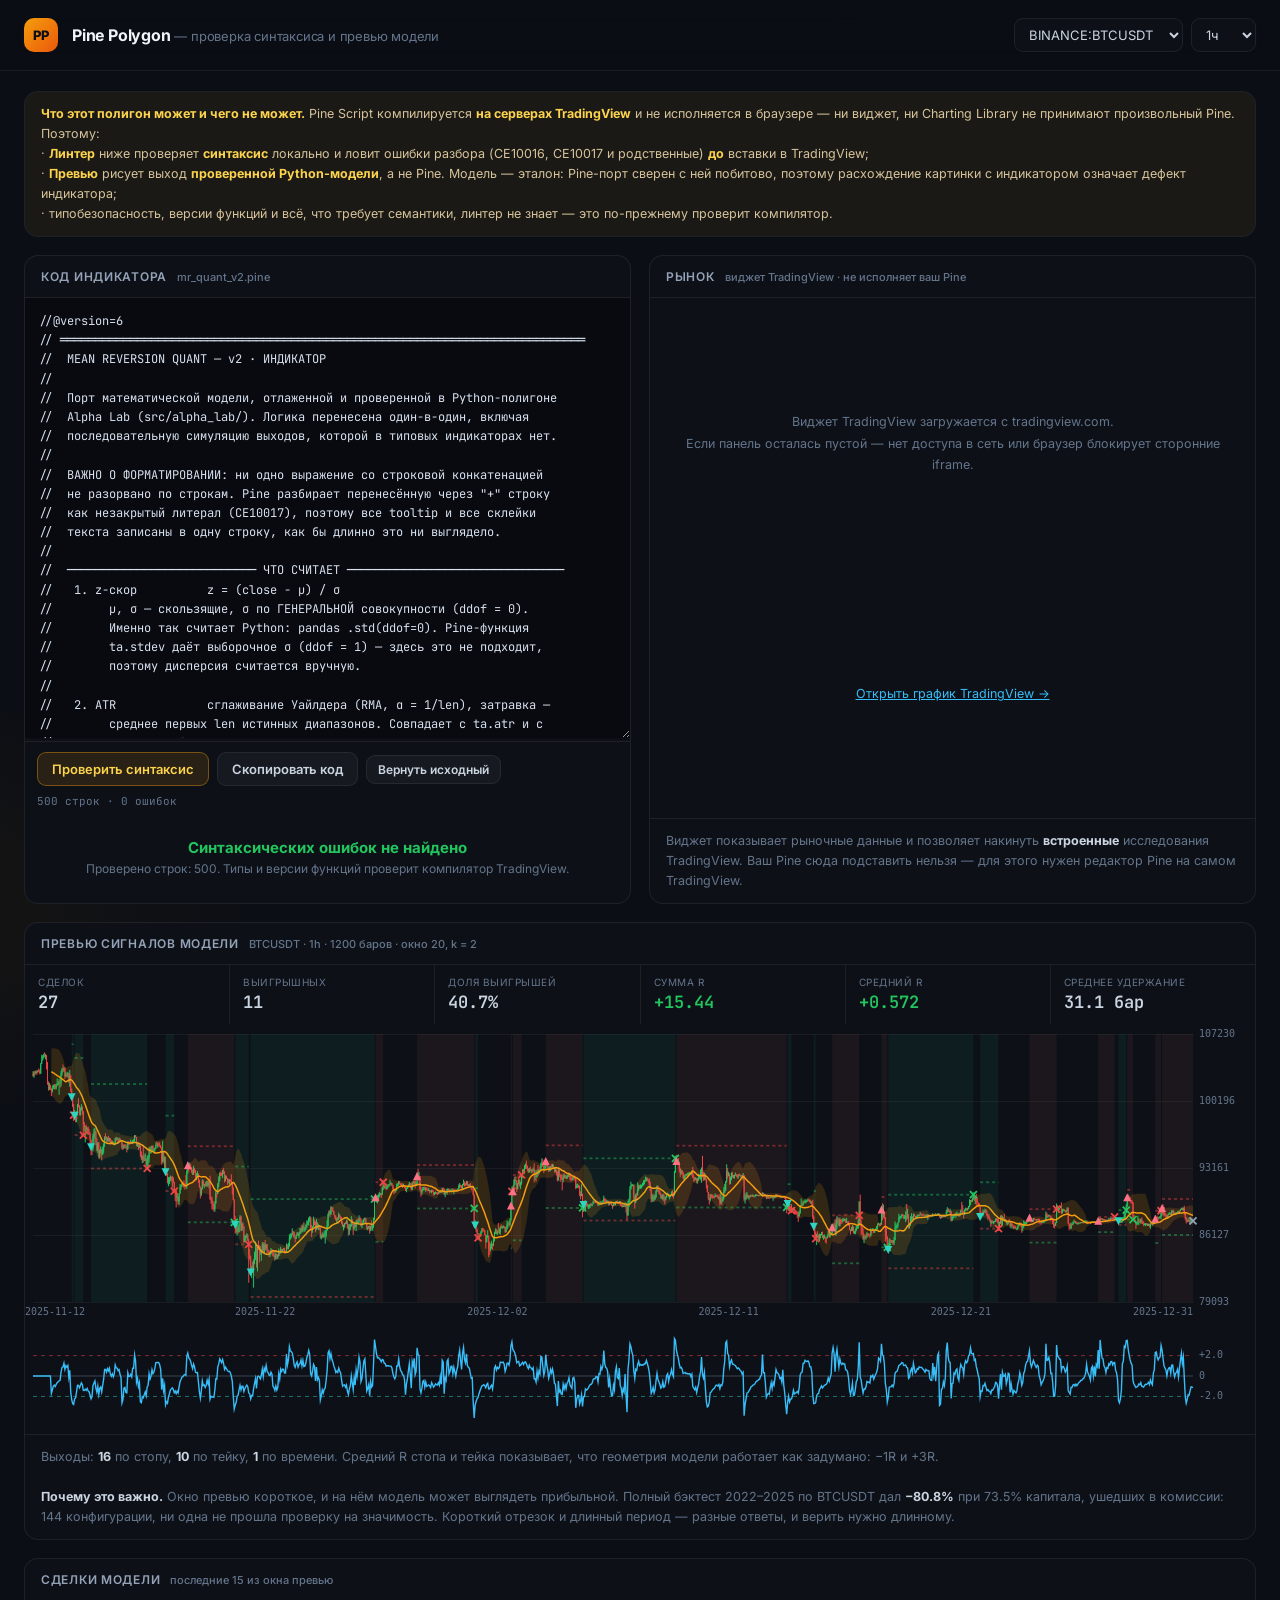
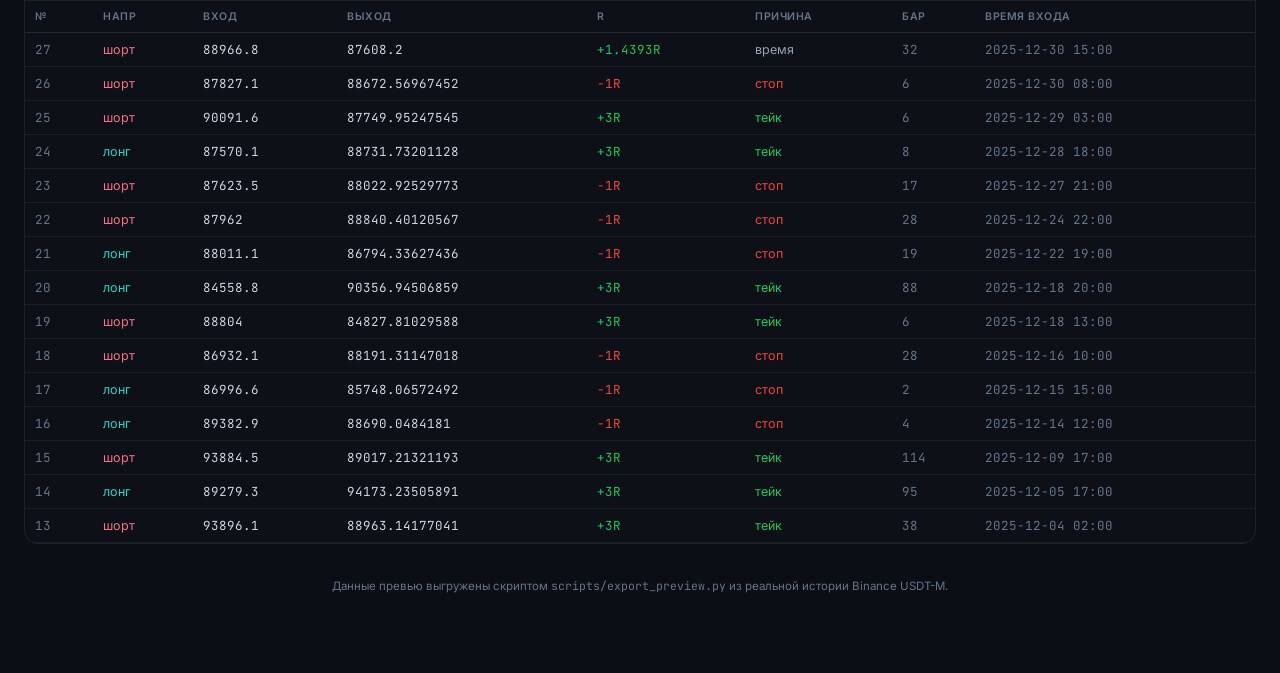
<file: polygon/index.html>
<!DOCTYPE html>
<html lang="ru">
<head>
<meta charset="UTF-8">
<meta name="viewport" content="width=device-width, initial-scale=1.0">
<title>Pine Polygon — проверка и превью индикаторов</title>
<link rel="preconnect" href="https://fonts.googleapis.com">
<link rel="preconnect" href="https://fonts.gstatic.com" crossorigin>
<link href="https://fonts.googleapis.com/css2?family=Inter:wght@400;500;600;700;800&family=JetBrains+Mono:wght@400;500;600&display=swap" rel="stylesheet">
<link rel="stylesheet" href="style.css">
</head>
<body>

<header>
  <div class="logo">PP</div>
  <h1>Pine Polygon <span>— проверка синтаксиса и превью модели</span></h1>
  <div class="spacer"></div>
  <div class="row">
    <select id="tvSymbol" title="Символ для графика TradingView">
      <option>BINANCE:BTCUSDT</option>
      <option>BINANCE:ETHUSDT</option>
      <option>BINANCE:SOLUSDT</option>
      <option>BINANCE:BNBUSDT</option>
      <option>BINANCE:XRPUSDT</option>
      <option>BINANCE:LINKUSDT</option>
    </select>
    <select id="tvInterval" title="Таймфрейм">
      <option value="15">15м</option>
      <option value="60" selected>1ч</option>
      <option value="240">4ч</option>
      <option value="D">1д</option>
    </select>
  </div>
</header>

<div class="wrap">

  <!-- ─────────── Честное предупреждение о границах ─────────── -->
  <div class="card" style="margin-bottom:18px">
    <div class="note warn" style="border-top:0">
      <b>Что этот полигон может и чего не может.</b>
      Pine Script компилируется <b>на серверах TradingView</b> и не исполняется в браузере —
      ни виджет, ни Charting Library не принимают произвольный Pine. Поэтому:
      <br>· <b>Линтер</b> ниже проверяет <b>синтаксис</b> локально и ловит ошибки разбора
      (CE10016, CE10017 и родственные) <b>до</b> вставки в TradingView;
      <br>· <b>Превью</b> рисует выход <b>проверенной Python-модели</b>, а не Pine. Модель —
      эталон: Pine-порт сверен с ней побитово, поэтому расхождение картинки с индикатором
      означает дефект индикатора;
      <br>· типобезопасность, версии функций и всё, что требует семантики, линтер не знает —
      это по-прежнему проверит компилятор.
    </div>
  </div>

  <div class="grid">

    <!-- ─────────── Редактор и линтер ─────────── -->
    <div class="card">
      <h2>Код индикатора <span class="tag" id="srcName">mr_quant_v2.pine</span></h2>
      <textarea id="editor" spellcheck="false" wrap="off"></textarea>
      <div class="toolbar">
        <button class="primary" id="btnLint">Проверить синтаксис</button>
        <button id="btnCopy">Скопировать код</button>
        <button class="ghost" id="btnReset">Вернуть исходный</button>
        <div class="spacer"></div>
        <span class="mono" style="font-size:11px;color:#64748b" id="stat"></span>
      </div>
      <div id="issues"></div>
    </div>

    <!-- ─────────── Живой график TradingView ─────────── -->
    <div class="card">
      <h2>Рынок <span class="tag">виджет TradingView · не исполняет ваш Pine</span></h2>
      <div id="tv" style="height:520px"></div>
      <div class="note">
        Виджет показывает рыночные данные и позволяет накинуть <b>встроенные</b>
        исследования TradingView. Ваш Pine сюда подставить нельзя — для этого нужен
        редактор Pine на самом TradingView.
      </div>
    </div>
  </div>

  <!-- ─────────── Превью модели ─────────── -->
  <div class="card" style="margin-top:18px">
    <h2>
      Превью сигналов модели
      <span class="tag" id="pvTitle">—</span>
    </h2>
    <div class="kpis" id="pvKpis"></div>
    <canvas id="cvPrice"></canvas>
    <canvas id="cvZ"></canvas>
    <div class="note" id="pvNote"></div>
  </div>

  <!-- ─────────── История сделок модели ─────────── -->
  <div class="card" style="margin-top:18px">
    <h2>Сделки модели <span class="tag">последние 15 из окна превью</span></h2>
    <div style="overflow-x:auto">
      <table id="pvTrades" style="width:100%;border-collapse:collapse;font-size:12.5px"></table>
    </div>
  </div>

  <div class="foot">
    Данные превью выгружены скриптом <span class="mono">scripts/export_preview.py</span>
    из реальной истории Binance USDT-M.
  </div>
</div>

<!-- Данные и код подключаются как скрипты: fetch() к file:// блокируется CORS -->
<script src="preview.js"></script>
<script src="pine-source.js"></script>
<script src="lint.js"></script>
<script src="chart.js"></script>
<script src="app.js"></script>
</body>
</html>
</file>
<file: polygon/style.css>
:root {
  --bg: #0b0e14; --panel: #0d1117; --line: rgba(255,255,255,.07);
  --text: #cbd5e1; --dim: #64748b; --bright: #f1f5f9;
  --amber: #f59e0b; --green: #22c55e; --red: #ef4444; --sky: #38bdf8;
  --mono: 'JetBrains Mono', ui-monospace, monospace;
}
* { box-sizing: border-box; }
html { scroll-behavior: smooth; }
body {
  margin: 0; background: var(--bg); color: var(--text);
  font-family: Inter, system-ui, sans-serif; font-size: 14px;
  background-image:
    radial-gradient(900px 460px at 85% -10%, rgba(56,189,248,.07), transparent 60%),
    radial-gradient(700px 400px at -10% 40%, rgba(245,158,11,.06), transparent 55%);
}
.mono { font-family: var(--mono); }
a { color: var(--sky); }

header {
  border-bottom: 1px solid var(--line); padding: 18px 24px;
  display: flex; align-items: center; gap: 14px; flex-wrap: wrap;
  background: rgba(11,14,20,.85); backdrop-filter: blur(12px);
  position: sticky; top: 0; z-index: 20;
}
.logo {
  width: 34px; height: 34px; border-radius: 10px; flex: none;
  background: linear-gradient(135deg, #f59e0b, #ea580c);
  display: grid; place-items: center; font-weight: 800;
  color: #0b0e14; font-size: 13px;
}
h1 { font-size: 16px; margin: 0; color: var(--bright); letter-spacing: -.2px; }
h1 span { color: var(--dim); font-weight: 400; font-size: 13px; }
.spacer { flex: 1; }

.wrap { max-width: 1500px; margin: 0 auto; padding: 20px 24px 80px; }

.grid { display: grid; grid-template-columns: minmax(0,1fr) minmax(0,1fr); gap: 18px; }
@media (max-width: 1100px) { .grid { grid-template-columns: 1fr; } }

.card {
  background: var(--panel); border: 1px solid var(--line);
  border-radius: 14px; overflow: hidden;
}
.card > h2 {
  margin: 0; padding: 13px 16px; font-size: 12px; font-weight: 600;
  text-transform: uppercase; letter-spacing: .06em; color: #94a3b8;
  border-bottom: 1px solid var(--line); display: flex;
  align-items: center; gap: 10px; flex-wrap: wrap;
}
.card > h2 .tag {
  text-transform: none; letter-spacing: 0; font-weight: 500;
  font-size: 11px; color: var(--dim);
}

/* ── Кнопки ── */
button {
  font-family: inherit; font-size: 13px; font-weight: 600; cursor: pointer;
  border-radius: 9px; padding: 8px 14px; transition: .15s;
  border: 1px solid var(--line); background: rgba(255,255,255,.04);
  color: var(--text);
}
button:hover { background: rgba(255,255,255,.09); }
button.primary {
  background: rgba(245,158,11,.12); border-color: rgba(245,158,11,.4);
  color: #fcd34d;
}
button.primary:hover { background: rgba(245,158,11,.22); }
button.ghost { padding: 6px 11px; font-size: 12px; }

/* ── Редактор ── */
#editor {
  width: 100%; height: 440px; resize: vertical; border: 0; outline: 0;
  background: #080a0f; color: #d7e0ee; padding: 14px;
  font-family: var(--mono); font-size: 12px; line-height: 1.6;
  tab-size: 4; white-space: pre; overflow: auto;
}
.toolbar {
  display: flex; gap: 8px; padding: 10px 12px; flex-wrap: wrap;
  border-top: 1px solid var(--line); align-items: center;
}

/* ── Ошибки ── */
#issues { max-height: 300px; overflow: auto; }
.issue {
  padding: 11px 14px; border-bottom: 1px solid var(--line);
  display: grid; grid-template-columns: auto 1fr; gap: 4px 12px;
  cursor: pointer;
}
.issue:hover { background: rgba(255,255,255,.03); }
.issue .ln {
  font-family: var(--mono); font-size: 11px; font-weight: 700;
  padding: 2px 7px; border-radius: 6px; height: fit-content;
  background: rgba(255,255,255,.06); color: var(--dim);
}
.issue.error .ln { background: rgba(239,68,68,.18); color: #fca5a5; }
.issue.warn .ln { background: rgba(245,158,11,.16); color: #fcd34d; }
.issue .msg { color: var(--bright); font-size: 13px; }
.issue .rule { font-family: var(--mono); font-size: 10.5px; color: var(--dim); }
.issue .hint { grid-column: 2; color: var(--dim); font-size: 12px; line-height: 1.5; margin-top: 3px; }
.issue .code {
  grid-column: 2; font-family: var(--mono); font-size: 11px; color: #94a3b8;
  background: rgba(0,0,0,.35); padding: 5px 8px; border-radius: 6px;
  margin-top: 6px; white-space: pre; overflow-x: auto;
}
.ok {
  padding: 20px; text-align: center; color: var(--green); font-size: 13px;
}
.ok b { display: block; font-size: 15px; margin-bottom: 4px; }
.ok .sub { color: var(--dim); font-size: 12px; }

/* ── Показатели ── */
.kpis { display: grid; grid-template-columns: repeat(auto-fit, minmax(96px,1fr)); gap: 1px; background: var(--line); }
.kpi { background: var(--panel); padding: 11px 13px; }
.kpi .k { font-size: 10px; text-transform: uppercase; letter-spacing: .05em; color: var(--dim); }
.kpi .v { font-family: var(--mono); font-size: 17px; font-weight: 600; margin-top: 3px; }
.kpi .v.pos { color: var(--green); } .kpi .v.neg { color: var(--red); }

canvas { display: block; width: 100%; }

.note {
  padding: 12px 16px; font-size: 12.5px; line-height: 1.6; color: var(--dim);
  border-top: 1px solid var(--line);
}
.note b { color: var(--text); }
.note.warn { background: rgba(245,158,11,.06); color: #d6c39a; }
.note.warn b { color: #fcd34d; }

.row { display: flex; gap: 8px; align-items: center; flex-wrap: wrap; }
select {
  font-family: inherit; font-size: 13px; padding: 7px 10px; border-radius: 9px;
  background: #0d1117; color: var(--text); border: 1px solid var(--line);
  cursor: pointer;
}
.foot { text-align: center; color: var(--dim); font-size: 11.5px; margin-top: 34px; }
</file>
